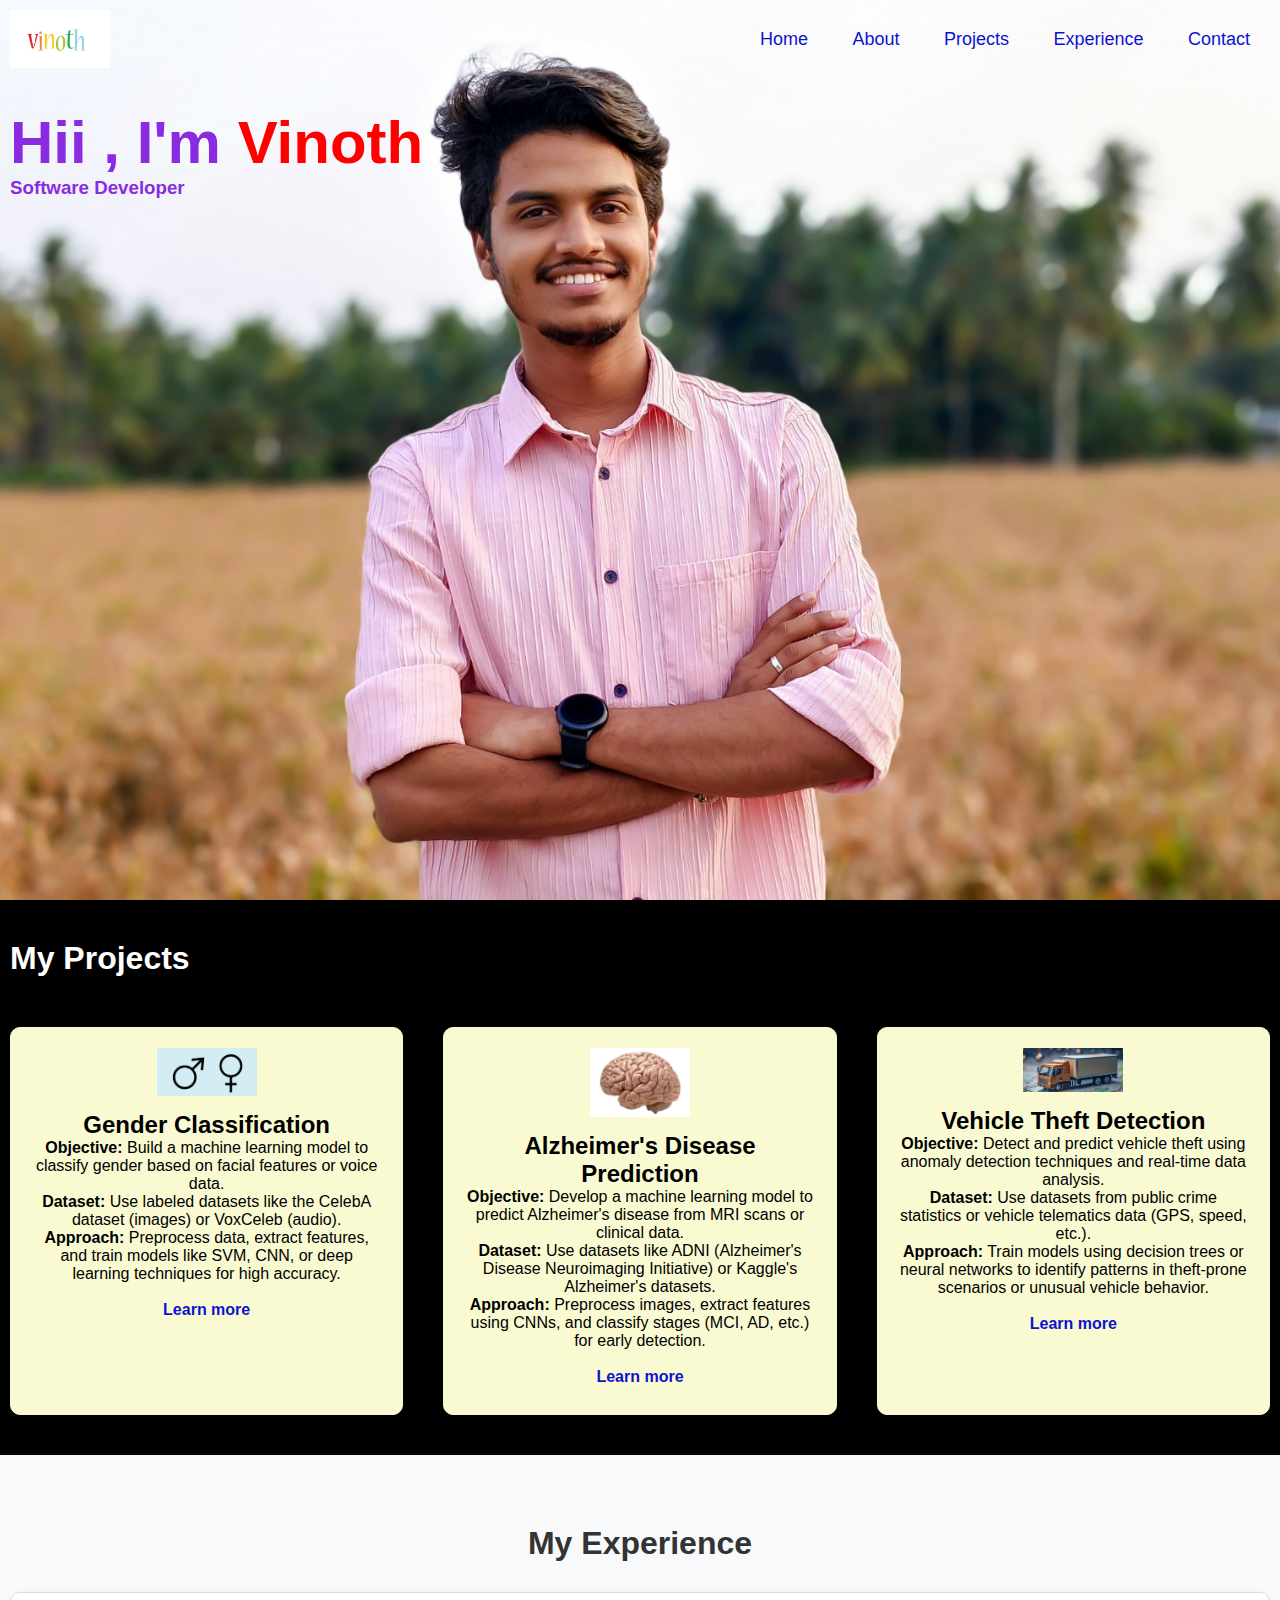
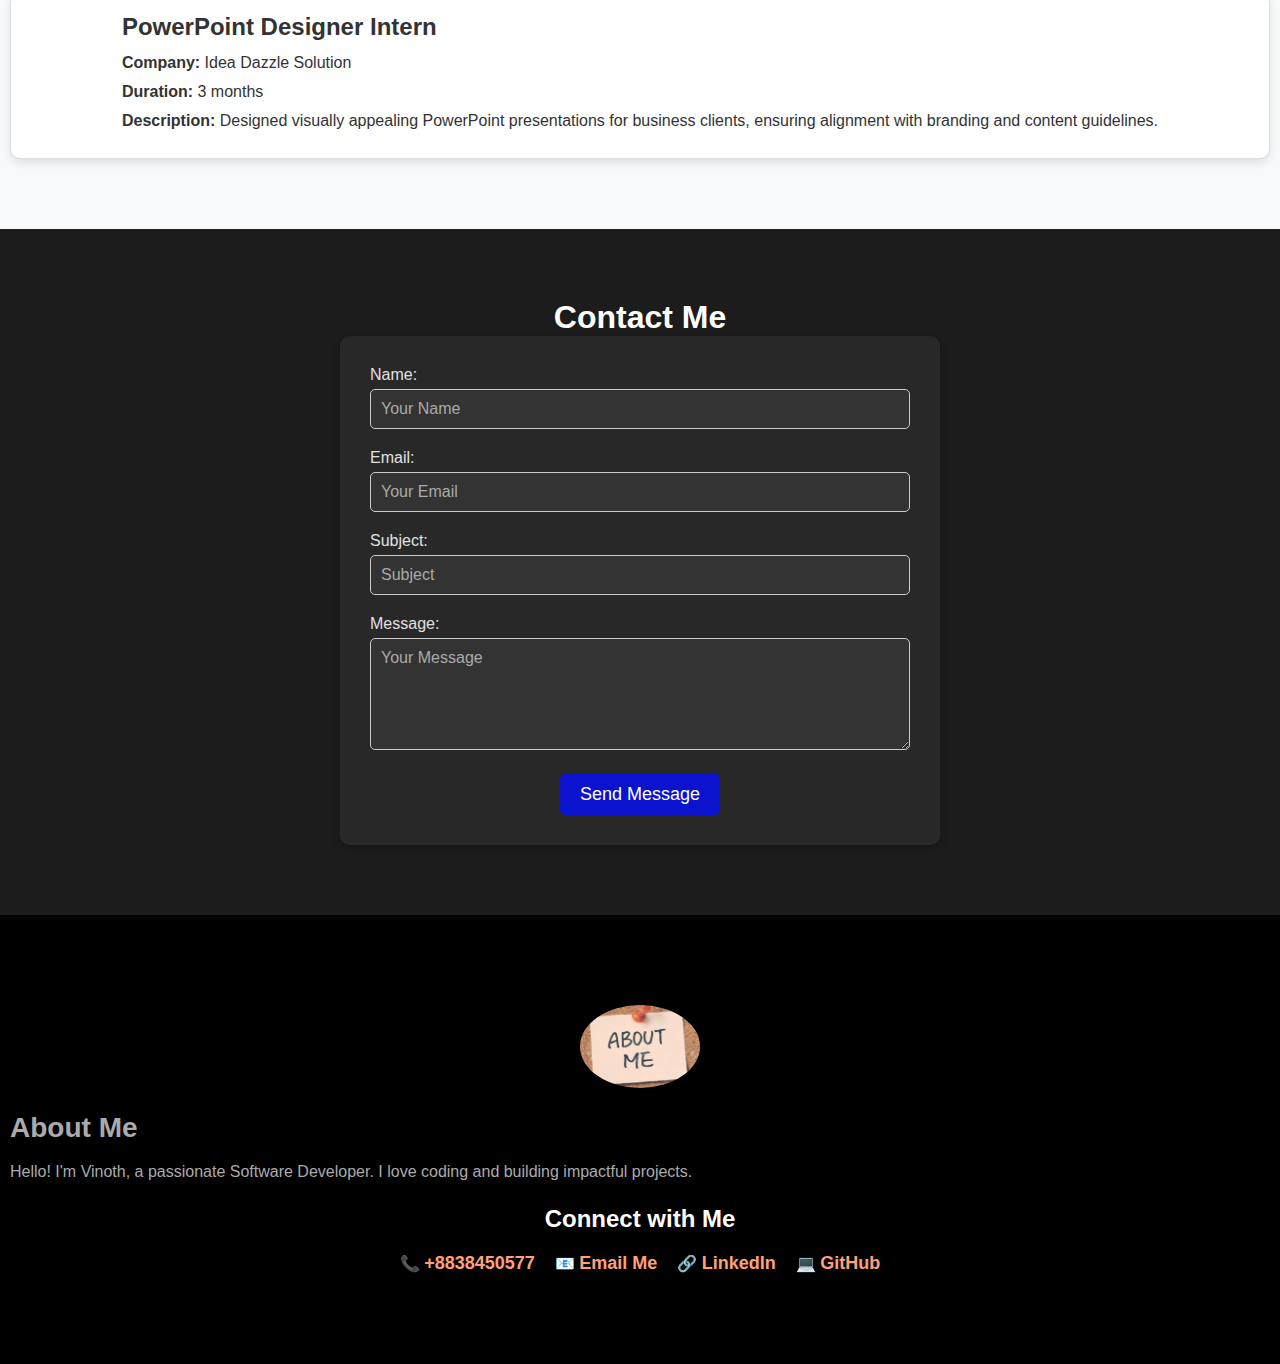
<file: index.html>
<!DOCTYPE html>
<html lang="en">
<head>
    <meta charset="UTF-8">
    <meta name="viewport" content="width=device-width, initial-scale=1.0">
    <title>Personal Portfolio</title>
    <link rel="stylesheet" href="styles.css">
</head>
<body>
    <div id="header">
        <div class="container">
            <nav>
                <img src="images/logo.png" class="logo" alt="Logo">
                <ul>
                    <li><a href="#header">Home</a></li>
                    <li><a href="#About">About</a></li>
                    <li><a href="#Projects">Projects</a></li>
                    <li><a href="#Experience">Experience</a></li>
                    <li><a href="#Contact">Contact</a></li>
                </ul>
            </nav>
            
            <div class="header-text">
                <h1>Hii , I'm <span>Vinoth</span></h1>
                <h3>Software Developer</h3>
            </div>
        </div>
    </div>

    <!-- Projects Section -->
    <div id="Projects">
        <div class="container">
            <h1 class="subtitles">My Projects</h1>
            <div class="project-list">
                <div class="project">
                    <img src="images/gender.png" alt="Gender Classification Icon" class="project-icon">
                    <h2 class="project-title">Gender Classification</h2>
                    <div class="project-description">
                        <p><strong>Objective:</strong> Build a machine learning model to classify gender based on facial features or voice data.</p>
                        <p><strong>Dataset:</strong> Use labeled datasets like the CelebA dataset (images) or VoxCeleb (audio).</p>
                        <p><strong>Approach:</strong> Preprocess data, extract features, and train models like SVM, CNN, or deep learning techniques for high accuracy.</p>
                    </div>
                    <a href="https://link.springer.com/">Learn more</a>
                </div>

                <div class="project">
                    <img src="images/brain.png" alt="Alzheimer's Disease Prediction" class="project-icon">
                    <h2>Alzheimer's Disease Prediction</h2>
                    <p><strong>Objective:</strong> Develop a machine learning model to predict Alzheimer's disease from MRI scans or clinical data.</p>
                    <p><strong>Dataset:</strong> Use datasets like ADNI (Alzheimer's Disease Neuroimaging Initiative) or Kaggle's Alzheimer's datasets.</p>
                    <p><strong>Approach:</strong> Preprocess images, extract features using CNNs, and classify stages (MCI, AD, etc.) for early detection.</p>
                    <a href="https://pmc.ncbi.nlm.nih.gov/">Learn more</a>
                </div>

                <div class="project">
                    <img src="images/vehicle.png" alt="Vehicle Theft Detection" class="project-icon">
                    <h2>Vehicle Theft Detection</h2>
                    <p><strong>Objective:</strong> Detect and predict vehicle theft using anomaly detection techniques and real-time data analysis.</p>
                    <p><strong>Dataset:</strong> Use datasets from public crime statistics or vehicle telematics data (GPS, speed, etc.).</p>
                    <p><strong>Approach:</strong> Train models using decision trees or neural networks to identify patterns in theft-prone scenarios or unusual vehicle behavior.</p>
                    <a href="https://nevonprojects.com/">Learn more</a>
                </div>
            </div>
        </div>
    </div>

    <!-- Experience Section -->
<div id="Experience">
    <div class="container">
        <h1 class="subtitles">My Experience</h1>
        <div class="experience-item">
            <div class="experience-details">
                <h2>PowerPoint Designer Intern</h2>
                <p><strong>Company:</strong> Idea Dazzle Solution</p>
                <p><strong>Duration:</strong> 3 months</p>
                <p><strong>Description:</strong> Designed visually appealing PowerPoint presentations for business clients, ensuring alignment with branding and content guidelines.</p>
            </div>
        </div>
    </div>
</div>

<!-- Contact Section -->
<div id="Contact">
    <div class="container">
        <h1 class="subtitles">Contact Me</h1>
        <form id="contactForm" class="contact-form">
            <div class="form-group">
                <label for="name">Name:</label>
                <input type="text" id="name" name="name" placeholder="Your Name" required>
            </div>
            <div class="form-group">
                <label for="email">Email:</label>
                <input type="email" id="email" name="email" placeholder="Your Email" required>
            </div>
            <div class="form-group">
                <label for="subject">Subject:</label>
                <input type="text" id="subject" name="subject" placeholder="Subject" required>
            </div>
            <div class="form-group">
                <label for="message">Message:</label>
                <textarea id="message" name="message" placeholder="Your Message" rows="5" required></textarea>
            </div>
            <button type="submit" class="btn-submit">Send Message</button>
        </form>
    </div>
</div>


    <!-- About Section -->
    <div id="About">
        <div class="container">
            <div class="row">
                <div class="about-col-1">
                    <img src="images/about.png" alt="User Image">
                </div>
                <div class="about-col-2">
                    <h2>About Me</h2>
                    <p>Hello! I'm Vinoth, a passionate Software Developer. I love coding and building impactful projects.</p>
                    <h3 class="connect-heading">Connect with Me</h3>
                    <ul class="social-links">
                        <li>📞 <a href="tel:+8838450577">+8838450577</a></li>
                        <li>📧 <a href="https://mail.google.com/" target="_blank">Email Me</a></li>
                        <li>🔗 <a href="https://www.linkedin.com/in/vinoth-samidurai/" target="_blank">LinkedIn</a></li>
                        <li>💻 <a href="https://github.com/VINOTH-18" target="_blank">GitHub</a></li>
                    </ul>
                </div>
            </div>
        </div>
    </div>

    <script src="script.js"></script>
</body>
</html>
</file>
<file: styles.css>
* {
    margin: 0;
    padding: 0;
    font-family: 'Poppins', sans-serif;
    box-sizing: border-box;
}

html {
    scroll-behavior: smooth;
}

body {
    background-color: black;
    color: #fff;
}

#header {
    width: 100%;
    height: 100vh;
    background-image: url(images/background.jpg);
    background-size: cover;
    background-position: center;
}

.logo {
    width: 100px; /* Adjust the width */
    height: auto; /* Maintain aspect ratio */
}

.container {
    padding: 10px;
}

nav {
    display: flex;
    align-items: center;
    justify-content: space-between;
    flex-wrap: wrap;
}

.header-text {
    color: blueviolet;
    margin-top: 40px;
}

.header-text h1 {
    font-size: 60px;
    margin-top: 20px;
}

.header-text h1 span {
    color: red;
}

nav ul li {
    display: inline-block;
    list-style: none;
    margin: 10px 20px;
}

nav ul li a {
    color: hsl(238, 89%, 43%);
    text-decoration: none;
    font-size: 18px;
    position: relative;
}

nav ul li a::after {
    content: '';
    width: 0;
    height: 3px;
    background: #ff004f;
    position: absolute;
    left: 0;
    bottom: -6px;
    transition: 0.5s;
}

nav ul li a:hover::after {
    width: 100%;
}

/* Projects Section */
#Projects {
    padding: 30px 0;
}

.project-list {
    display: grid;
    grid-template-columns: repeat(auto-fit, minmax(250px, 1fr));
    grid-gap: 40px;
    margin-top: 50px;
}

.project img {
    width: 100px; /* Adjust the width to your desired size */
    height: auto; /* Maintain the aspect ratio */
    display: block; /* Ensure it's treated as a block element */
    margin: 0 auto 15px; /* Center the image and add spacing below it */
    transition: transform 0.3s ease-in-out; /* Smooth scaling effect */
}

.project {
    text-align: center; /* Center-align text and content within each project */
    padding: 20px; /* Optional: Add some padding around each project */
    border: 1px solid lightgoldenrodyellow; /* Optional: Add a border for clarity */
    border-radius: 10px; /* Optional: Add rounded corners */
    background-color: lightgoldenrodyellow; /* Optional: Add a light background */
    color: black; /* Set the text color to black */
    transition: transform 0.3s ease-in-out, background-color 0.3s ease-in-out, box-shadow 0.3s ease-in-out;
}

/* Hover Effect for Project */
.project:hover {
    transform: scale(1.05); /* Slightly enlarges the box */
    background-color: #f9f9f9; /* Lightens the background color */
    box-shadow: 0 8px 15px rgba(0, 0, 0, 0.15); /* Adds a shadow for depth */
}

/* Hover Effect for Image */
.project img:hover {
    transform: scale(1.1); /* Slightly enlarges the image */
}

.project a {
    color: hsl(238, 89%, 43%);
    text-decoration: none;
    font-weight: bold;
    display: inline-block;
    margin-top: 10px;
    padding: 8px 16px;
    border-radius: 5px;
    transition: background-color 0.3s ease-in-out;
}

/* Experience Section */
#Experience {
    padding: 60px 0;
    background-color: #f8f9fa; /* Light background color */
    color: #333; /* Dark text color */
    text-align: center;
}

.experience-item {
    display: flex;
    align-items: center;
    justify-content: center;
    gap: 20px; /* Space between icon and text */
    margin-top: 30px;
    padding: 20px;
    border: 1px solid #ddd; /* Optional: Add a border */
    border-radius: 10px; /* Rounded corners */
    background-color: white; /* Make it stand out */
    box-shadow: 0 4px 8px rgba(0, 0, 0, 0.1); /* Optional: Add a shadow */
}



.experience-details {
    text-align: left;
}

.experience-details h2 {
    font-size: 24px;
    margin-bottom: 10px;
}

.experience-details p {
    font-size: 16px;
    line-height: 1.5;
    margin-bottom: 5px;
}

/* Contact Section */
#Contact {
    padding: 60px 0;
    background-color: #1c1c1c;
    color: white;
    text-align: center;
}

.contact-form {
    max-width: 600px;
    margin: 0 auto;
    background: #282828;
    padding: 30px;
    border-radius: 10px;
    box-shadow: 0 4px 8px rgba(0, 0, 0, 0.2);
}

.form-group {
    margin-bottom: 20px;
    text-align: left;
}

.form-group label {
    display: block;
    font-size: 16px;
    margin-bottom: 5px;
    color: #e1e1e1;
}

.form-group input,
.form-group textarea {
    width: 100%;
    padding: 10px;
    font-size: 16px;
    border: 1px solid #ccc;
    border-radius: 5px;
    background: #333;
    color: white;
}

.form-group input::placeholder,
.form-group textarea::placeholder {
    color: #aaa;
}

.btn-submit {
    padding: 10px 20px;
    font-size: 18px;
    background: hsl(238, 89%, 43%);
    color: white;
    border: none;
    border-radius: 5px;
    cursor: pointer;
    transition: background-color 0.3s ease;
}

.btn-submit:hover {
    background: #ff004f;
}



/* About Section */
#About {
    padding: 80px 0;
    color: #ababab;
    text-align: center;
}

.about-col-1 img {
    width: 120px;
    border-radius: 50%;
    margin-bottom: 20px;
}

.about-col-2 {
    flex-basis: 60%;
    text-align: left;
}

.about-col-2 h2 {
    font-size: 28px;
    margin-bottom: 15px;
}

.about-col-2 p {
    line-height: 1.6;
    margin-bottom: 20px;
}

.connect-heading {
    text-align: center;
    font-size: 24px;
    margin-bottom: 20px;
    color: white;
}

.social-links {
    list-style: none;
    padding: 0;
    display: flex;
    justify-content: center;
    gap: 20px; /* Adjust spacing between items */
    margin-top: 20px;
}

.social-links li {
    display: inline;
}

.social-links a {
    text-decoration: none;
    color: lightsalmon;
    font-size: 18px;
    font-weight: bold;
    transition: color 0.3s ease;
}

.social-links a:hover {
    color: #ff004f;
}
</file>
